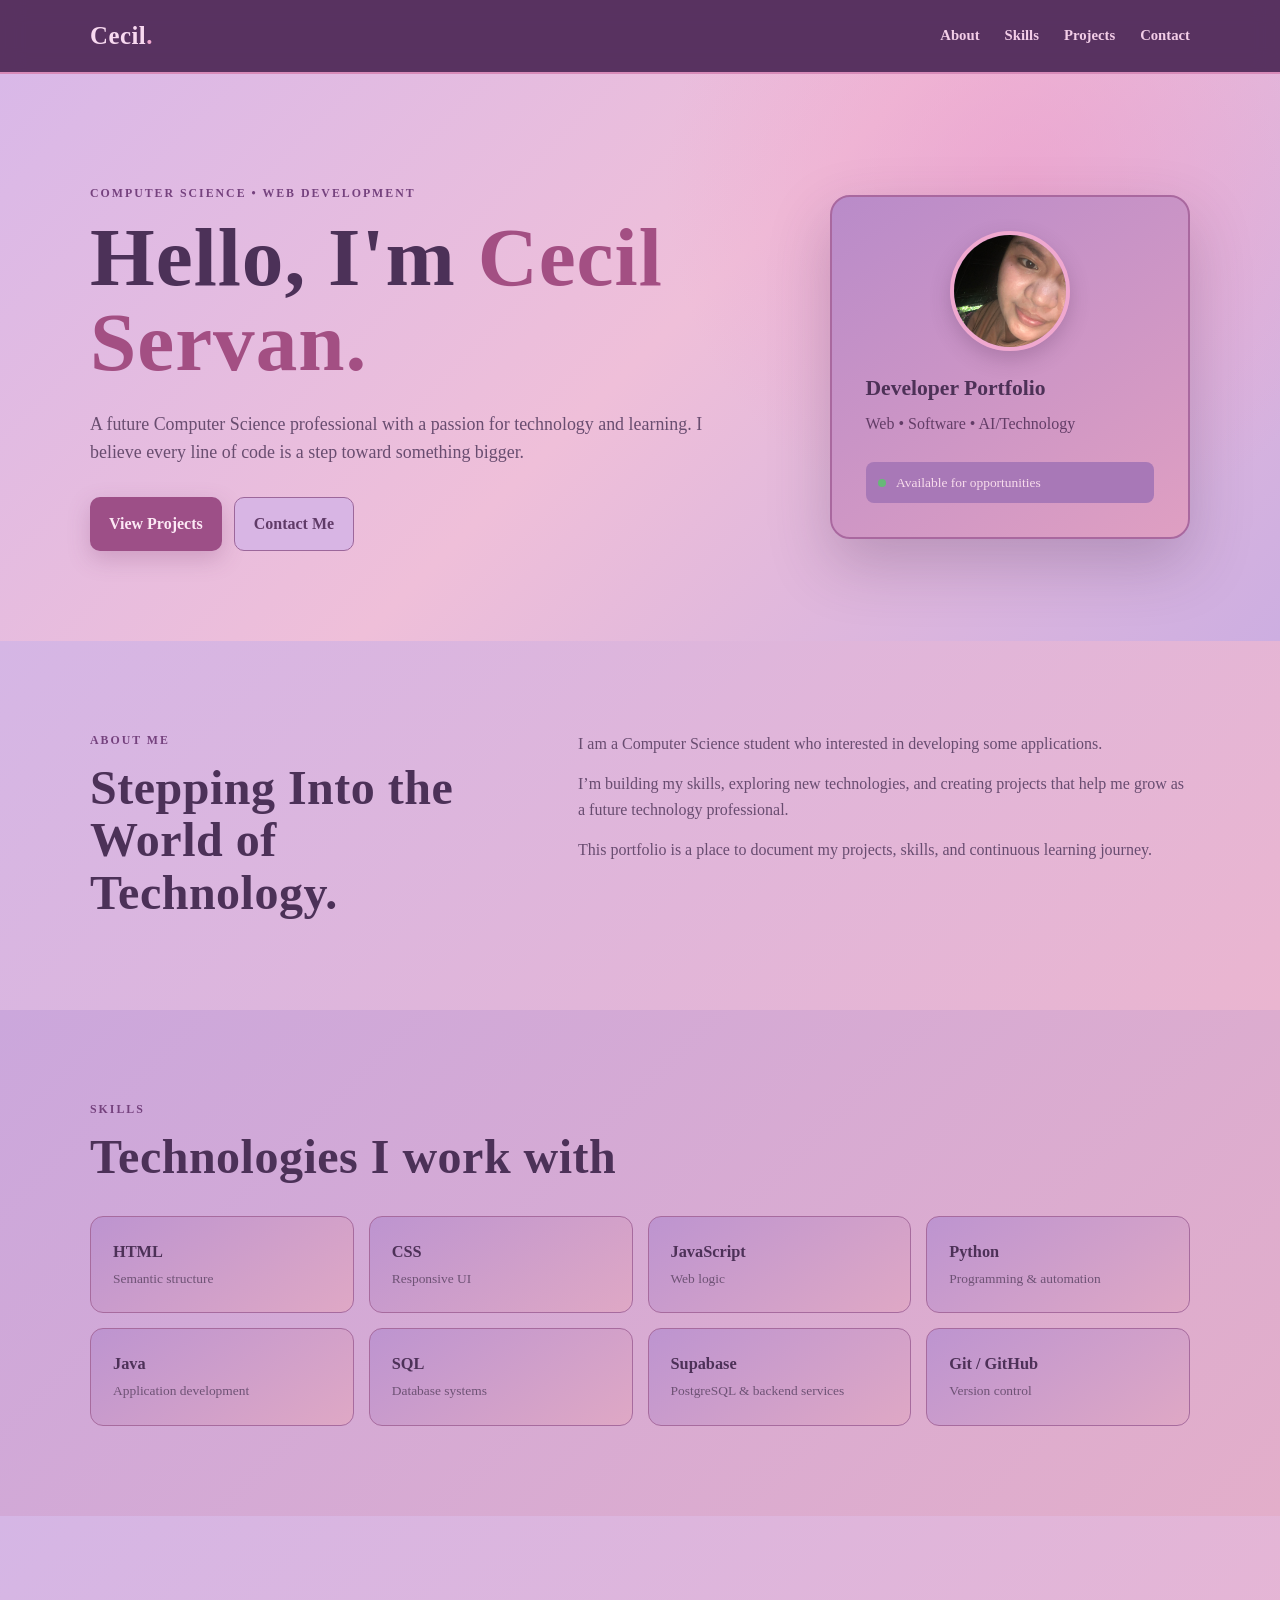
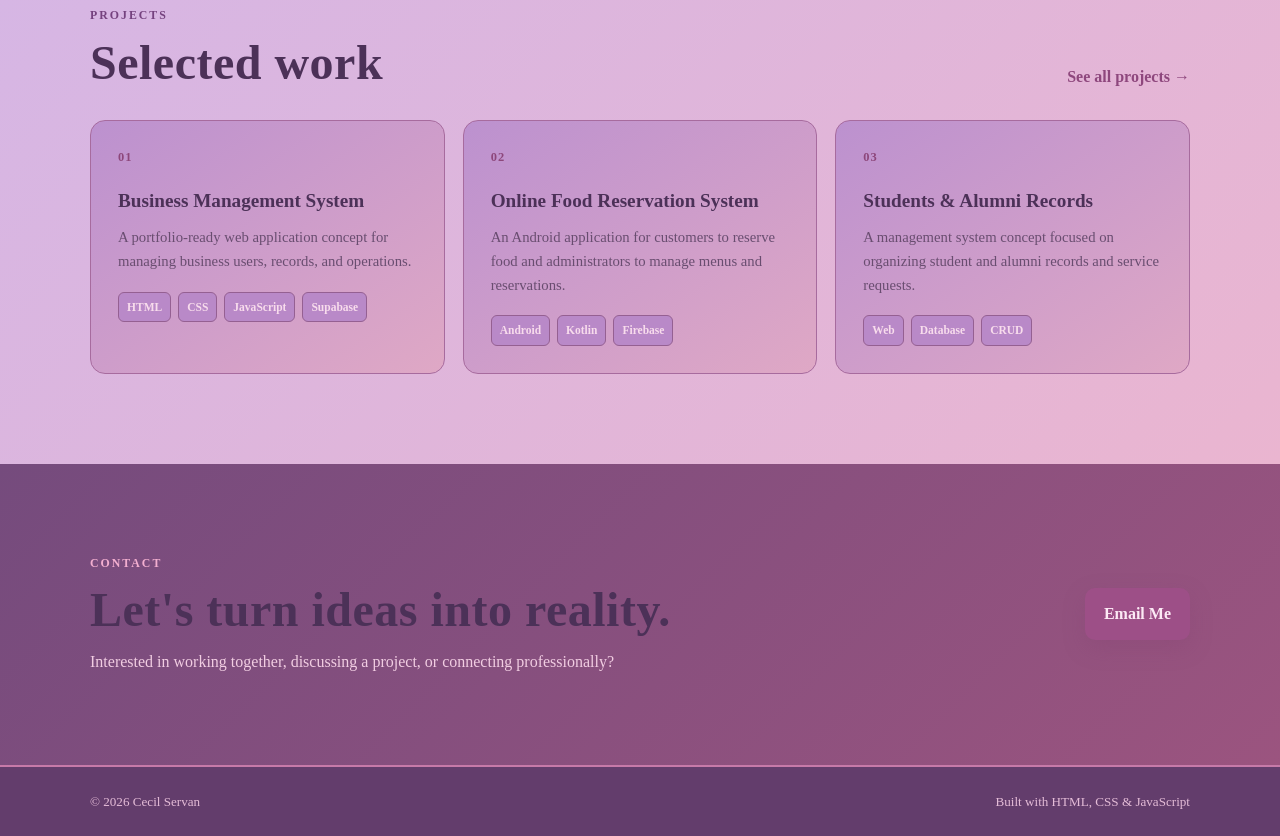
<file: index.html>
<!DOCTYPE html><html lang="en">
<head>
  <meta charset="UTF-8">
  <meta name="viewport" content="width=device-width, initial-scale=1.0"><meta
name="description"
content="Cecil Servan — A future Computer Science professional with a passion for technology and learning."
                                                                          

«»

  <meta name="author" content="Cecil Servan">  <title>Cecil Servan| Portfolio</title>  <link rel="stylesheet" href="style.css">
</head><body>  <!-- ================= HEADER ================= -->  <header class="site-header"><nav class="nav container">

  <a class="brand" href="index.html" aria-label="Cecil Servan home">
    Cecil<span>.</span>
  </a>

  <!-- Desktop Navigation -->
  <div class="nav-links" id="navLinks">

    <a href="#about">About</a>
    <a href="#skills">Skills</a>
    <a href="#projects">Projects</a>
    <a href="#contact">Contact</a>

  </div>

  <!-- Mobile Menu Button -->
  <button
    class="menu-toggle"
    type="button"
    aria-label="Open navigation menu"
    aria-expanded="false"
    aria-controls="navLinks"
  >
    ☰
  </button>

</nav>

  </header>  <main><!-- ================= HERO ================= -->
<section class="hero">

  <div class="container hero-grid">

    <div class="hero-content">

      <p class="eyebrow">
        COMPUTER SCIENCE • WEB DEVELOPMENT
      </p>

      <h1>
        Hello, I'm <span>Cecil Servan.</span>
      </h1>

      <p class="hero-text">
      A future Computer Science professional with a passion for technology and learning.
        I believe every line of code is a step toward something bigger.
      </p>

      <div class="hero-actions">

        <a class="btn primary" href="#projects">
          View Projects
        </a>

        <a class="btn outline" href="#contact">
          Contact Me
        </a>

      </div>

    </div>

    <div class="hero-card">

      <div class="avatar">
        <img src="profile.jpg" alt="Cecil Servan">
      </div>

      <h2>
        Developer Portfolio
      </h2>

      <p>
        Web • Software • AI/Technology
      </p>

      <div class="status">
        <span></span>
        Available for opportunities
      </div>

    </div>

  </div>

</section>

<!-- ================= ABOUT ================= -->
<section id="about" class="section">

  <div class="container two-col">

    <div>

      <p class="eyebrow">
        ABOUT ME
      </p>

      <h2>
        Stepping Into the World of Technology.
      </h2>

    </div>

    <div class="about-text">

      <p>
        I am a Computer Science student who interested in developing some applications.
      </p>

      <p>
       I’m building my skills, exploring new technologies, and creating projects that help me grow as a future technology professional.
      </p>

      <p>
        This portfolio is a place to document my projects,
        skills, and continuous learning journey.
      </p>

    </div>

  </div>

</section>

<!-- ================= SKILLS ================= -->
<section id="skills" class="section section-muted">

  <div class="container">

    <p class="eyebrow">
      SKILLS
    </p>

    <h2>
      Technologies I work with
    </h2>

    <div class="skill-grid">

      <div class="skill-card">
        <strong>HTML</strong>
        <span>Semantic structure</span>
      </div>

      <div class="skill-card">
        <strong>CSS</strong>
        <span>Responsive UI</span>
      </div>

      <div class="skill-card">
        <strong>JavaScript</strong>
        <span>Web logic</span>
      </div>

      <div class="skill-card">
        <strong>Python</strong>
        <span>Programming & automation</span>
      </div>

      <div class="skill-card">
        <strong>Java</strong>
        <span>Application development</span>
      </div>

      <div class="skill-card">
        <strong>SQL</strong>
        <span>Database systems</span>
      </div>

      <div class="skill-card">
        <strong>Supabase</strong>
        <span>PostgreSQL & backend services</span>
      </div>

      <div class="skill-card">
        <strong>Git / GitHub</strong>
        <span>Version control</span>
      </div>

    </div>

  </div>

</section>

<!-- ================= PROJECTS ================= -->
<section id="projects" class="section">

  <div class="container">

    <div class="section-head">

      <div>

        <p class="eyebrow">
          PROJECTS
        </p>

        <h2>
          Selected work
        </h2>

      </div>

      <a class="text-link" href="project.html">
        See all projects →
      </a>

    </div>

    <div class="project-grid">

      <!-- Project 01 -->
      <article class="project-card">

        <div class="project-number">
          01
        </div>

        <h3>
          Business Management System
        </h3>

        <p>
          A portfolio-ready web application concept for managing
          business users, records, and operations.
        </p>

        <div class="tags">

          <span>HTML</span>
          <span>CSS</span>
          <span>JavaScript</span>
          <span>Supabase</span>

        </div>

      </article>

      <!-- Project 02 -->
      <article class="project-card">

        <div class="project-number">
          02
        </div>

        <h3>
          Online Food Reservation System
        </h3>

        <p>
          An Android application for customers to reserve food and
          administrators to manage menus and reservations.
        </p>

        <div class="tags">

          <span>Android</span>
          <span>Kotlin</span>
          <span>Firebase</span>

        </div>

      </article>

      <!-- Project 03 -->
      <article class="project-card">

        <div class="project-number">
          03
        </div>

        <h3>
          Students & Alumni Records
        </h3>

        <p>
          A management system concept focused on organizing student
          and alumni records and service requests.
        </p>

        <div class="tags">

          <span>Web</span>
          <span>Database</span>
          <span>CRUD</span>

        </div>

      </article>

    </div>

  </div>

</section>

<!-- ================= CONTACT ================= -->
<section id="contact" class="section contact-section">

  <div class="container contact-card">

    <div>

      <p class="eyebrow">
        CONTACT
      </p>

      <h2>
        Let's turn ideas into reality.
      </h2>

      <p>
        Interested in working together, discussing a project,
        or connecting professionally?
      </p>

    </div>

    <a
      class="btn primary"
      href="mailto:cecilservan030721@gmail.com"
    >
      Email Me
    </a>

  </div>

</section>

  </main>  <!-- ================= FOOTER ================= -->  <footer class="footer"><div class="container footer-inner">

  <span>
    © <span id="year"></span> Cecil Servan
  </span>

  <span>
    Built with HTML, CSS & JavaScript
  </span>

</div>

  </footer>  <script src="script.js"></script></body>
</html>
</file>
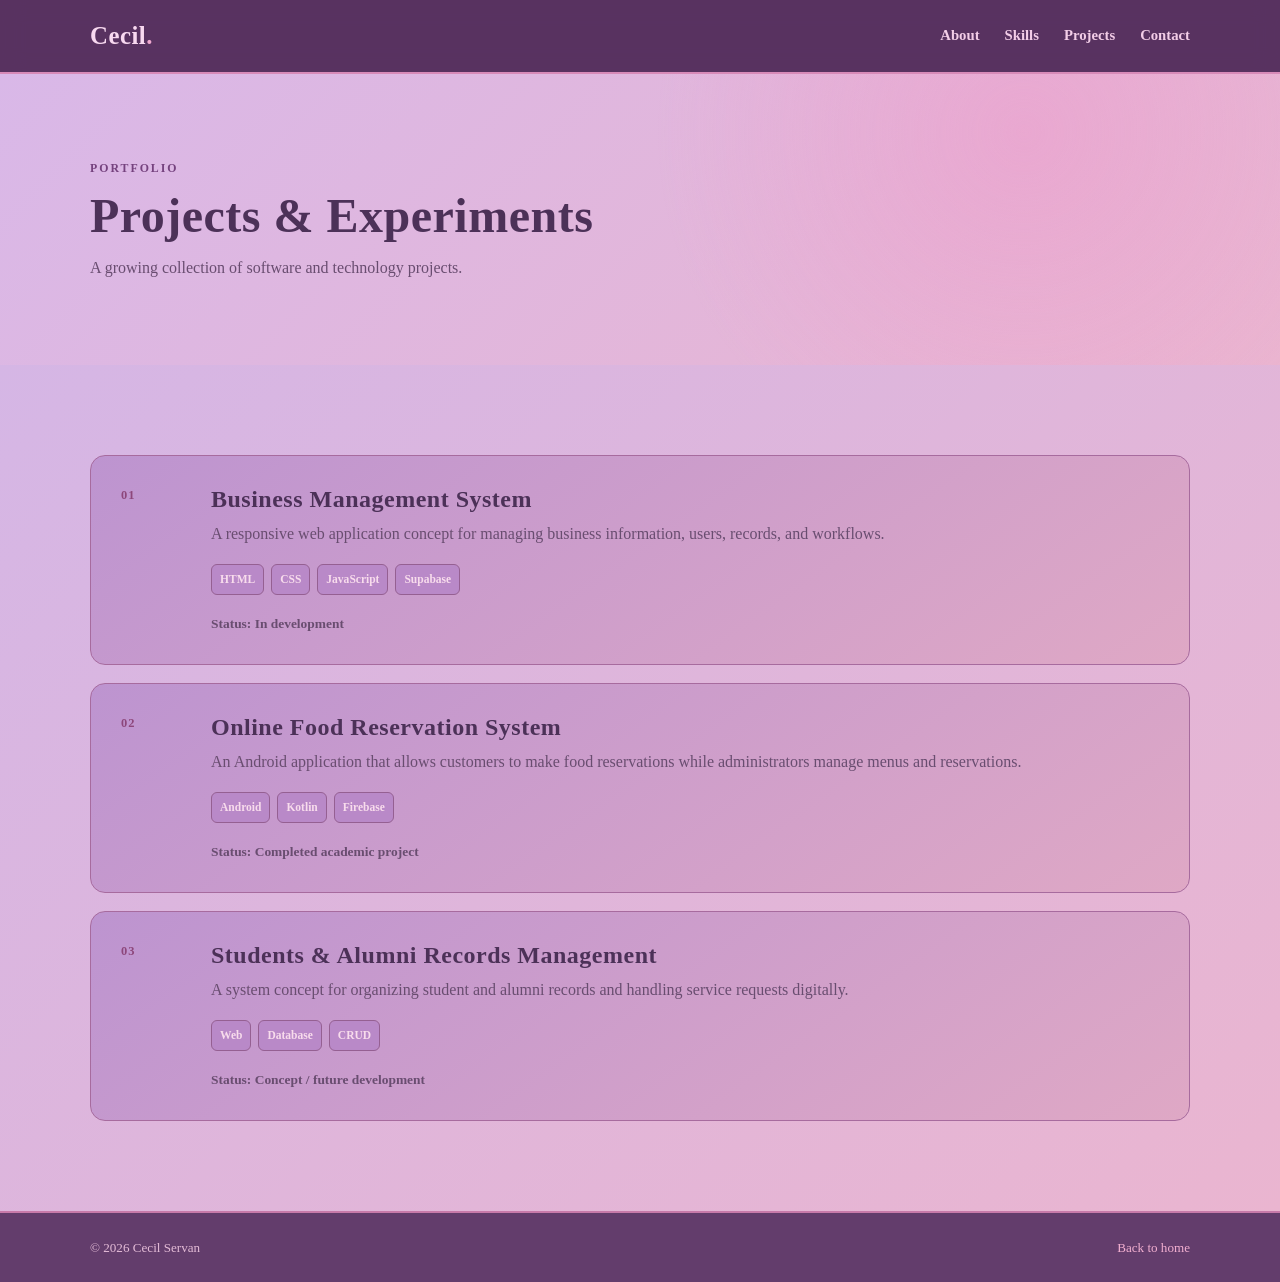
<file: project.html>
<!DOCTYPE html><html lang="en">
<head>  <meta charset="UTF-8">
  <meta name="viewport" content="width=device-width, initial-scale=1.0"><meta
name="description"
content="Projects and experiments by Cecil Servan, Computer Science student and developer."

«»

  <meta name="author" content="Cecil Servan">  <title>Projects | Cecil Servan</title>  <link rel="stylesheet" href="style.css"></head><body>  <!-- ================= HEADER ================= -->  <header class="site-header"><nav class="nav container">

  <a
    class="brand"
    href="index.html"
    aria-label="Cecil Servan home"
  >
    Cecil<span>.</span>
  </a>

  <!-- Desktop Navigation -->
  <div class="nav-links" id="navLinks">

    <a href="index.html#about">
      About
    </a>

    <a href="index.html#skills">
      Skills
    </a>

    <a href="index.html#projects">
      Projects
    </a>

    <a href="index.html#contact">
      Contact
    </a>

  </div>

  <!-- Mobile Menu Button -->
  <button
    class="menu-toggle"
    type="button"
    aria-label="Open navigation menu"
    aria-expanded="false"
    aria-controls="navLinks"
  >
    ☰
  </button>

</nav>

  </header>  <main><!-- ================= PAGE HERO ================= -->
<section class="page-hero">

  <div class="container">

    <p class="eyebrow">
      PORTFOLIO
    </p>

    <h1>
      Projects & Experiments
    </h1>

    <p>
      A growing collection of software and technology projects.
    </p>

  </div>

</section>

<!-- ================= PROJECT LIST ================= -->
<section class="section">

  <div class="container project-list">

    <!-- Project 01 -->
    <article class="project-detail">

      <div class="project-number">
        01
      </div>

      <div>

        <h2>
          Business Management System
        </h2>

        <p>
          A responsive web application concept for managing
          business information, users, records, and workflows.
        </p>

        <div class="tags">

          <span>HTML</span>
          <span>CSS</span>
          <span>JavaScript</span>
          <span>Supabase</span>

        </div>

        <p class="project-status">
          Status: In development
        </p>

      </div>

    </article>

    <!-- Project 02 -->
    <article class="project-detail">

      <div class="project-number">
        02
      </div>

      <div>

        <h2>
          Online Food Reservation System
        </h2>

        <p>
          An Android application that allows customers to make
          food reservations while administrators manage menus
          and reservations.
        </p>

        <div class="tags">

          <span>Android</span>
          <span>Kotlin</span>
          <span>Firebase</span>

        </div>

        <p class="project-status">
          Status: Completed academic project
        </p>

      </div>

    </article>

    <!-- Project 03 -->
    <article class="project-detail">

      <div class="project-number">
        03
      </div>

      <div>

        <h2>
          Students & Alumni Records Management
        </h2>

        <p>
          A system concept for organizing student and alumni
          records and handling service requests digitally.
        </p>

        <div class="tags">

          <span>Web</span>
          <span>Database</span>
          <span>CRUD</span>

        </div>

        <p class="project-status">
          Status: Concept / future development
        </p>

      </div>

    </article>

  </div>

</section>

  </main>  <!-- ================= FOOTER ================= -->  <footer class="footer"><div class="container footer-inner">

  <span>
    © <span id="year"></span> Cecil Servan
  </span>

  <a href="index.html">
    Back to home
  </a>

</div>

  </footer>  <script src="script.js"></script></body>
</html>
</file>
<file: style.css>
/* =========================================================
   RESET
   ========================================================= */

* {
  margin: 0;
  padding: 0;
  box-sizing: border-box;
}


/* =========================================================
   BASE
   ========================================================= */

html {
  scroll-behavior: smooth;
  scroll-padding-top: 90px;
}

body {
  font-family: "Rye", serif;
  color: #4a3154;
  background: #d9b8e8;
  line-height: 1.6;
}

a {
  color: inherit;
}

button,
input,
textarea {
  font: inherit;
}

button {
  cursor: pointer;
}

.container {
  width: min(1100px, 92%);
  margin: 0 auto;
}


/* =========================================================
   HEADER / NAVIGATION
   ========================================================= */

.site-header {
  background: rgba(83, 45, 91, 0.96);
  backdrop-filter: blur(12px);
  border-bottom: 2px solid #d78ab8;
  position: sticky;
  top: 0;
  z-index: 100;
}

.nav {
  min-height: 72px;
  display: flex;
  align-items: center;
  justify-content: space-between;
  gap: 20px;
  position: relative;
}

.brand {
  text-decoration: none;
  font-size: 1.55rem;
  font-weight: 800;
  letter-spacing: 0.5px;
  white-space: nowrap;
  color: #f8d9f0;
}

.brand span {
  color: #f0a8cf;
}


/* Desktop navigation */

.nav-links {
  display: flex;
  align-items: center;
  gap: 25px;
}

.nav-links a {
  text-decoration: none;
  color: #f3cde7;
  font-size: 0.92rem;
  font-weight: 600;
  transition: color 0.2s ease;
}

.nav-links a:hover {
  color: #f4a7ce;
}


/* Mobile menu button */

.menu-toggle {
  display: none;
  border: 0;
  background: transparent;
  color: #f8d9f0;
  font-size: 1.6rem;
  line-height: 1;
  padding: 8px;
  border-radius: 8px;
}

.menu-toggle:hover {
  background: #754e7d;
}


/* =========================================================
   HERO
   ========================================================= */

.hero {
  padding: 110px 0 90px;
  background:
    radial-gradient(
      circle at 80% 20%,
      rgba(239, 151, 200, 0.55),
      transparent 32%
    ),
    linear-gradient(
      135deg,
      #d9b8e8,
      #efbfd9,
      #cdaee1
    );
}

.hero-grid {
  display: grid;
  grid-template-columns: 1.3fr 0.7fr;
  gap: 70px;
  align-items: center;
}

.eyebrow {
  color: #75427e;
  font-size: 0.74rem;
  font-weight: 800;
  letter-spacing: 2px;
  margin-bottom: 12px;
}

.hero h1 {
  font-size: clamp(2.8rem, 7vw, 5.2rem);
  line-height: 1.02;
  letter-spacing: 1px;
  max-width: 800px;
  color: #4c3158;
}

.hero h1 span {
  color: #a34f83;
}

.hero-text {
  max-width: 650px;
  color: #694d70;
  font-size: 1.12rem;
  margin: 25px 0 30px;
}


/* =========================================================
   BUTTONS
   ========================================================= */

.hero-actions {
  display: flex;
  gap: 12px;
  flex-wrap: wrap;
}

.btn {
  display: inline-flex;
  justify-content: center;
  align-items: center;
  text-decoration: none;
  border: 0;
  border-radius: 10px;
  padding: 13px 19px;
  font-weight: 750;
  cursor: pointer;
  transition:
    transform 0.2s ease,
    background 0.2s ease,
    box-shadow 0.2s ease;
}

.btn:hover {
  transform: translateY(-2px);
}

.primary {
  background: #9d4f87;
  color: #fce9f5;
  box-shadow: 0 8px 22px rgba(126, 64, 111, 0.25);
}

.primary:hover {
  background: #823d70;
}

.outline {
  border: 1px solid #9c679b;
  background: #d8b5e4;
  color: #603b68;
}

.outline:hover {
  background: #e6bdd5;
}


/* =========================================================
   HERO CARD
   ========================================================= */

.hero-card {
  background:
    linear-gradient(
      145deg,
      #b98bc9,
      #df9fc2
    );
  border: 2px solid #a9689f;
  border-radius: 20px;
  padding: 34px;
  box-shadow: 0 25px 60px rgba(77, 42, 80, 0.25);
}

.avatar {
  width: 120px;
  height: 120px;
  border-radius: 50%;
  overflow: hidden;
  margin: 0 auto 20px;
  border: 4px solid #f0a8cf;
  box-shadow: 0 8px 20px rgba(82, 44, 85, 0.25);
}

.avatar img {
  width: 100%;
  height: 100%;
  object-fit: cover;
  display: block;
}

.hero-card h2 {
  font-size: 1.35rem;
  margin-bottom: 5px;
  color: #4d3157;
}

.hero-card p {
  color: #633d67;
}

.status {
  margin-top: 25px;
  padding: 10px 12px;
  border-radius: 8px;
  background: #a878b7;
  color: #f8dcec;
  font-size: 0.84rem;
}

.status span {
  display: inline-block;
  width: 8px;
  height: 8px;
  border-radius: 50%;
  background: #67b878;
  margin-right: 8px;
}


/* =========================================================
   SECTIONS
   ========================================================= */

.section {
  padding: 90px 0;
  background:
    linear-gradient(
      135deg,
      #d5b6e5,
      #eab5d0
    );
}

.section-muted {
  background:
    linear-gradient(
      135deg,
      #cba7dc,
      #e3aeca
    );
}

.section h2,
.page-hero h1 {
  font-size: clamp(2rem, 4vw, 3rem);
  line-height: 1.1;
  letter-spacing: 0.5px;
  color: #4c3158;
}


/* =========================================================
   ABOUT
   ========================================================= */

.two-col {
  display: grid;
  grid-template-columns: 0.8fr 1.2fr;
  gap: 80px;
}

.about-text p {
  color: #684c70;
  margin-bottom: 15px;
}


/* =========================================================
   SKILLS
   ========================================================= */

.skill-grid {
  display: grid;
  grid-template-columns: repeat(4, 1fr);
  gap: 15px;
  margin-top: 32px;
}

.skill-card {
  padding: 22px;
  background:
    linear-gradient(
      145deg,
      #bd94d0,
      #dfa8c5
    );
  border: 1px solid #a76b9e;
  border-radius: 13px;
  transition:
    transform 0.2s ease,
    box-shadow 0.2s ease,
    border-color 0.2s ease;
}

.skill-card:hover {
  transform: translateY(-3px);
  border-color: #954b81;
  box-shadow: 0 12px 25px rgba(78, 43, 83, 0.25);
}

.skill-card strong {
  display: block;
  font-size: 1.02rem;
  color: #4d3158;
}

.skill-card span {
  color: #6e5275;
  font-size: 0.84rem;
}


/* =========================================================
   PROJECTS
   ========================================================= */

.section-head {
  display: flex;
  justify-content: space-between;
  align-items: end;
  gap: 25px;
  margin-bottom: 30px;
}

.text-link {
  color: #8e477d;
  text-decoration: none;
  font-weight: 700;
  white-space: nowrap;
}

.text-link:hover {
  text-decoration: underline;
}

.project-grid {
  display: grid;
  grid-template-columns: repeat(3, 1fr);
  gap: 18px;
}

.project-card {
  border: 1px solid #a76b9e;
  border-radius: 15px;
  padding: 27px;
  background:
    linear-gradient(
      145deg,
      #bc91cf,
      #dfa8c5
    );
  transition:
    transform 0.2s ease,
    box-shadow 0.2s ease,
    border-color 0.2s ease;
}

.project-card:hover {
  transform: translateY(-4px);
  border-color: #954b81;
  box-shadow: 0 18px 35px rgba(78, 43, 83, 0.25);
}

.project-number {
  color: #8d477b;
  font-weight: 800;
  font-size: 0.78rem;
  letter-spacing: 1px;
  margin-bottom: 18px;
}

.project-card h3 {
  font-size: 1.2rem;
  margin-bottom: 10px;
  color: #4c3158;
}

.project-card p {
  color: #694d70;
  font-size: 0.92rem;
}


/* =========================================================
   TAGS
   ========================================================= */

.tags {
  display: flex;
  flex-wrap: wrap;
  gap: 7px;
  margin-top: 18px;
}

.tags span {
  font-size: 0.72rem;
  padding: 5px 8px;
  background: #b989c8;
  border: 1px solid #956092;
  border-radius: 6px;
  color: #f8dcec;
  font-weight: 700;
}


/* =========================================================
   CONTACT
   ========================================================= */

.contact-section {
  background:
    linear-gradient(
      135deg,
      #754b7d,
      #9b547f
    );
  color: #fce9f5;
}

.contact-card {
  display: flex;
  justify-content: space-between;
  align-items: center;
  gap: 30px;
}

.contact-card p:not(.eyebrow) {
  color: #f1cde2;
  margin-top: 12px;
  max-width: 650px;
}

.contact-section .eyebrow {
  color: #f3afd0;
}


/* =========================================================
   FOOTER
   ========================================================= */

.footer {
  border-top: 2px solid #c77aa9;
  padding: 24px 0;
  background: #633d6c;
  color: #e4bcd7;
  font-size: 0.82rem;
}

.footer-inner {
  display: flex;
  justify-content: space-between;
  gap: 20px;
}

.footer a {
  color: #f2afd0;
  text-decoration: none;
}

.footer a:hover {
  text-decoration: underline;
}


/* =========================================================
   PROJECTS PAGE
   ========================================================= */

.page-hero {
  padding: 85px 0;
  background:
    radial-gradient(
      circle at 80% 20%,
      rgba(239, 151, 200, 0.45),
      transparent 35%
    ),
    linear-gradient(
      135deg,
      #d9b8e8,
      #eab5d0
    );
}

.page-hero p:last-child {
  color: #694d70;
  margin-top: 12px;
}

.project-list {
  display: grid;
  gap: 18px;
}

.project-detail {
  display: grid;
  grid-template-columns: 70px 1fr;
  gap: 20px;
  padding: 30px;
  border: 1px solid #a76b9e;
  border-radius: 15px;
  background:
    linear-gradient(
      145deg,
      #bd94d0,
      #dfa8c5
    );
}

.project-detail h2 {
  font-size: 1.5rem;
  margin-bottom: 8px;
  color: #4c3158;
}

.project-detail p {
  color: #694d70;
}

.project-status {
  font-size: 0.84rem;
  margin-top: 18px;
  font-weight: 700;
  color: #8e477d;
}


/* =========================================================
   FOCUS ACCESSIBILITY
   ========================================================= */

button:focus-visible,
a:focus-visible {
  outline: 3px solid rgba(155, 78, 135, 0.35);
  outline-offset: 3px;
}


/* =========================================================
   TABLET
   ========================================================= */

@media (max-width: 900px) {

  .hero-grid {
    grid-template-columns: 1fr;
    gap: 45px;
  }

  .hero-card {
    max-width: 600px;
  }

  .two-col {
    grid-template-columns: 1fr;
    gap: 40px;
  }

  .skill-grid {
    grid-template-columns: repeat(2, 1fr);
  }

  .project-grid {
    grid-template-columns: repeat(2, 1fr);
  }

}


/* =========================================================
   MOBILE NAVIGATION
   ========================================================= */

@media (max-width: 800px) {

  .nav {
    min-height: 68px;
  }

  .menu-toggle {
    display: block;
  }

  .nav-links {
    display: none;
    position: absolute;
    top: 68px;
    left: 0;
    right: 0;
    flex-direction: column;
    align-items: stretch;
    gap: 0;
    background: #754b7d;
    border-bottom: 1px solid #c77aa9;
    box-shadow: 0 12px 25px rgba(78, 43, 83, 0.25);
    padding: 10px 4%;
  }

  .nav-links.open {
    display: flex;
  }

  .nav-links a {
    padding: 14px 0;
    border-bottom: 1px solid #9d6795;
  }

  .nav-links a:last-child {
    border-bottom: 0;
  }

  .contact-card {
    flex-direction: column;
    align-items: flex-start;
  }

  .section-head {
    align-items: flex-start;
    flex-direction: column;
  }

}


/* =========================================================
   SMALL TABLETS / LARGE PHONES
   ========================================================= */

@media (max-width: 650px) {

  .hero {
    padding: 80px 0 65px;
  }

  .hero h1 {
    letter-spacing: 0;
  }

  .hero-card {
    padding: 28px;
  }

  .section {
    padding: 70px 0;
  }

  .project-grid {
    grid-template-columns: 1fr;
  }

  .project-detail {
    grid-template-columns: 1fr;
    gap: 5px;
  }

}


/* =========================================================
   SMALL PHONES
   ========================================================= */

@media (max-width: 520px) {

  .container {
    width: min(92%, 1100px);
  }

  .hero {
    padding: 70px 0 55px;
  }

  .hero h1 {
    font-size: clamp(2.5rem, 13vw, 3.5rem);
    letter-spacing: 0;
  }

  .hero-text {
    font-size: 1rem;
  }

  .hero-actions {
    flex-direction: column;
    align-items: stretch;
  }

  .btn {
    width: 100%;
  }

  .skill-grid {
    grid-template-columns: 1fr;
  }

  .section {
    padding: 60px 0;
  }

  .section h2,
  .page-hero h1 {
    font-size: 2rem;
  }

  .project-card {
    padding: 23px;
  }

  .project-detail {
    padding: 23px;
  }

  .footer-inner {
    flex-direction: column;
    align-items: flex-start;
  }

  .page-hero {
    padding: 65px 0;
  }

}


/* =========================================================
   VERY SMALL PHONES
   ========================================================= */

@media (max-width: 360px) {

  .brand {
    font-size: 1.35rem;
  }

  .hero h1 {
    font-size: 2.35rem;
  }

  .hero-card {
    padding: 23px;
  }

  .avatar {
    width: 75px;
    height: 75px;
  }

}
</file>
